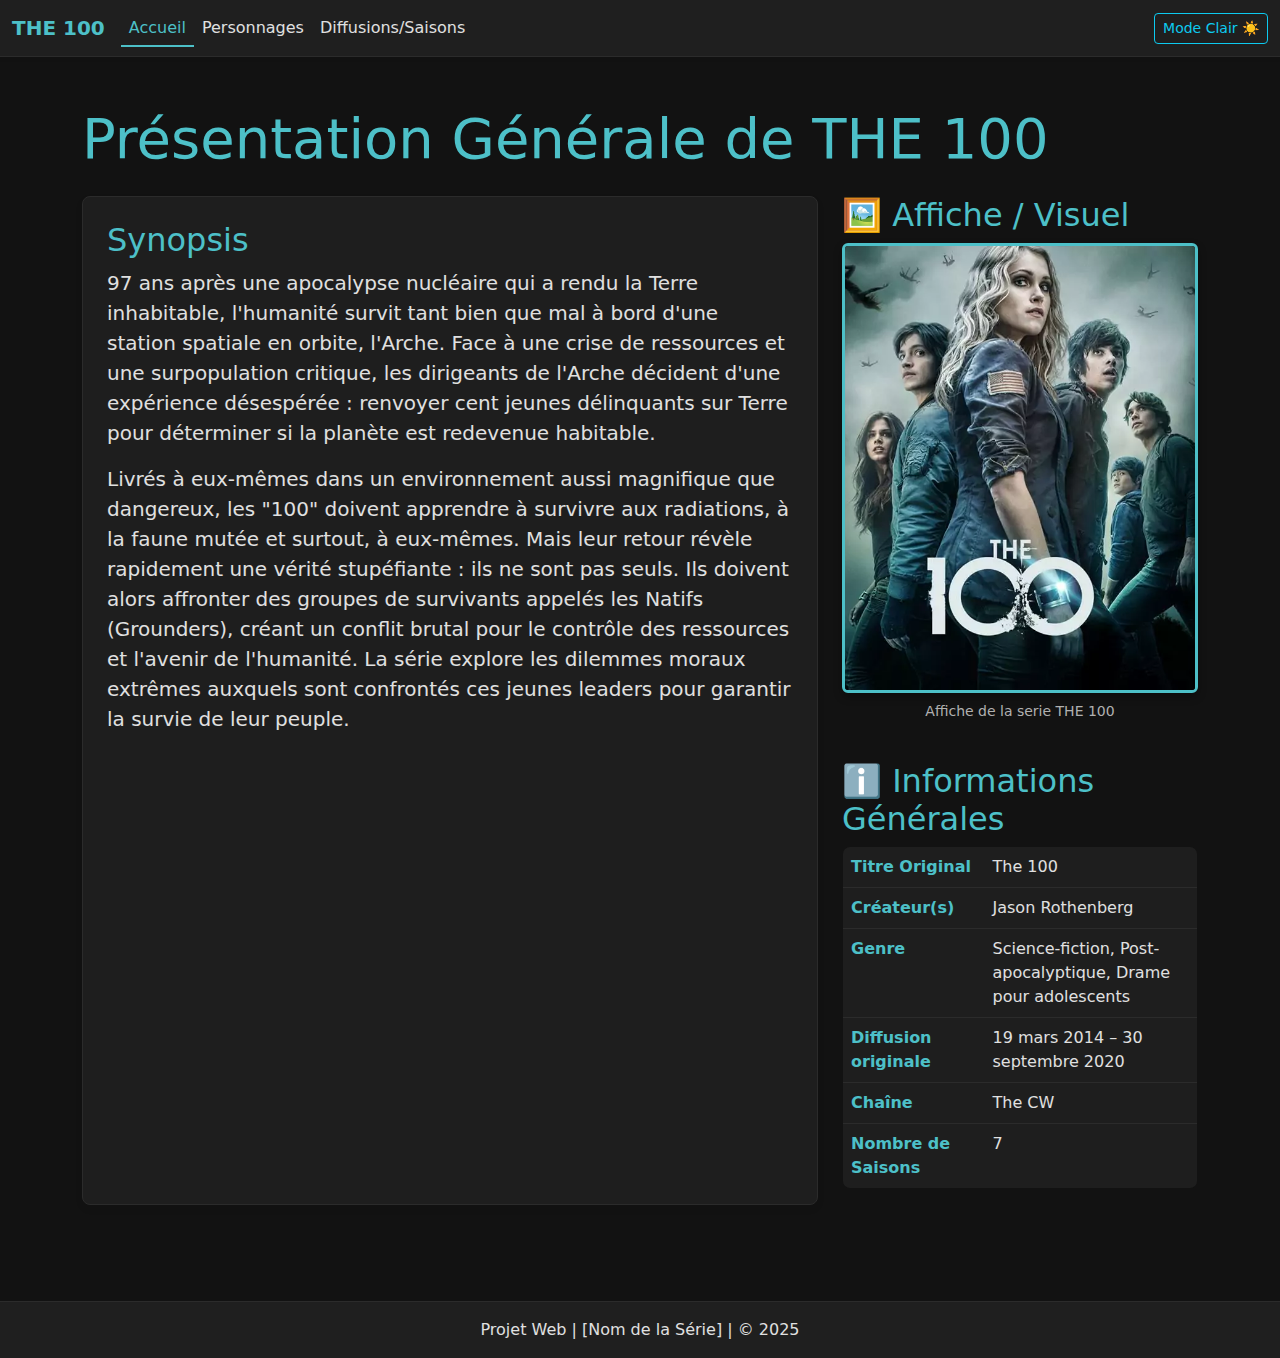
<file: Index.html>
<!DOCTYPE html>
<html lang="fr" data-theme="dark">
<head>
    <meta charset="UTF-8">
    <meta name="viewport" content="width=device-width, initial-scale=1.0">
    <title>Série TV - Accueil</title>
    
    <link href="https://cdn.jsdelivr.net/npm/bootstrap@5.3.3/dist/css/bootstrap.min.css" rel="stylesheet" integrity="sha384-QWTKZyjpPEjISv5WaRU9OFeRpok6YctnYmDr5pNlyT2bRjXh0JMhjY6hW+ALEwIH" crossorigin="anonymous"> 

    <link rel="stylesheet" href="style.css"> 
</head>
<body class="d-flex flex-column min-vh-100">

    <header class="shadow-sm">
        <nav class="navbar navbar-expand-lg custom-navbar">
            <div class="container-fluid">
                <a class="navbar-brand custom-brand" href="index.html">THE 100</a>
                <button class="navbar-toggler" type="button" data-bs-toggle="collapse" data-bs-target="#navbarNav" aria-controls="navbarNav" aria-expanded="false" aria-label="Toggle navigation">
                    <span class="navbar-toggler-icon"></span>
                </button>
                <div class="collapse navbar-collapse" id="navbarNav">
                    <ul class="navbar-nav me-auto mb-2 mb-lg-0">
                        <li class="nav-item">
                            <a class="nav-link active" aria-current="page" href="index.html">Accueil</a>
                        </li>
                        <li class="nav-item">
                            <a class="nav-link" href="./page secondaire/personnage.html">Personnages</a>
                        </li>
                        <li class="nav-item">
                            <a class="nav-link" href="./page secondaire/diffusion-saison.html">Diffusions/Saisons</a>
                        </li>
                    </ul>
                    <button id="theme-toggle" class="btn btn-sm btn-outline-info">
                        Mode Clair 
                    </button>
                </div>
            </div>
        </nav>
    </header>

    <main class="container my-5 flex-grow-1">
        
        <h1 class="display-4 mb-4 custom-text-accent">Présentation Générale de THE 100</h1>

        <div class="row">

            <div class="col-lg-8 mb-5">
                <section id="synopsis" class="p-4 custom-card h-100">
                    <h2 class="custom-text-accent"> Synopsis</h2>
                    <p class="lead">
97 ans après une apocalypse nucléaire qui a rendu la Terre inhabitable, l'humanité survit tant bien que mal à bord d'une station spatiale en orbite, l'Arche. Face à une crise de ressources et une surpopulation critique, les dirigeants de l'Arche décident d'une expérience désespérée : renvoyer cent jeunes délinquants sur Terre pour déterminer si la planète est redevenue habitable.                    </p>
                    <p class="lead">
Livrés à eux-mêmes dans un environnement aussi magnifique que dangereux, les "100" doivent apprendre à survivre aux radiations, à la faune mutée et surtout, à eux-mêmes. Mais leur retour révèle rapidement une vérité stupéfiante : ils ne sont pas seuls. Ils doivent alors affronter des groupes de survivants appelés les Natifs (Grounders), créant un conflit brutal pour le contrôle des ressources et l'avenir de l'humanité. La série explore les dilemmes moraux extrêmes auxquels sont confrontés ces jeunes leaders pour garantir la survie de leur peuple.                    </p>
                </section>
            </div>

            <div class="col-lg-4 mb-5">
                
                <section class="mb-4">
                    <h2 class="custom-text-accent">🖼️ Affiche / Visuel</h2>
                    <figure class="figure">
                        <img src="./image/the-100.webp" class="figure-img img-fluid rounded custom-border-accent" alt="Affiche de la série">
                        <figcaption class="figure-caption text-center custom-text-secondary">Affiche de la serie THE 100</figcaption>
                    </figure>
                </section>
                
                <section>
                    <h2 class="custom-text-accent">ℹ️ Informations Générales</h2>
                    <table class="table custom-table">
                        <tbody>
                            <tr><th>Titre Original</th><td>The 100</td></tr>
                            <tr><th>Créateur(s)</th><td>Jason Rothenberg</td></tr>
                            <tr><th>Genre</th><td>Science-fiction, Post-apocalyptique, Drame pour adolescents</td></tr>
                            <tr><th>Diffusion originale</th><td>19 mars 2014 – 30 septembre 2020</td></tr>
                            <tr><th>Chaîne</th><td>The CW</td></tr>
                            <tr><th>Nombre de Saisons</th><td>7</td></tr>
                        </tbody>
                    </table>
                </section>

            </div>
            
        </div>
        </main>

    <footer class="text-center mt-auto p-3 custom-footer">
        <p class="mb-0">Projet Web | [Nom de la Série] | © 2025</p>
    </footer>

    <script src="https://cdn.jsdelivr.net/npm/bootstrap@5.3.3/dist/js/bootstrap.bundle.min.js" integrity="sha384-YvpcrYf0tY3lHB60NNkmXc5s9fDVZLESaAA55NDzOxhy9GkcIdslK1eN7N6jIeHz" crossorigin="anonymous"></script>

    <script>
        document.addEventListener('DOMContentLoaded', () => {
            const themeToggle = document.getElementById('theme-toggle');
            const htmlElement = document.documentElement;

            if (!themeToggle) return; 

            // Fonction pour appliquer le thème et mettre à jour le bouton
            function updateTheme(theme) {
                htmlElement.setAttribute('data-theme', theme);
                
                // Met à jour le texte et les classes Bootstrap du bouton
                if (theme === 'dark') {
                    themeToggle.classList.remove('btn-outline-primary');
                    themeToggle.classList.add('btn-outline-info');
                    themeToggle.textContent = 'Mode Clair ☀️';
                } else {
                    themeToggle.classList.remove('btn-outline-info');
                    themeToggle.classList.add('btn-outline-primary');
                    themeToggle.textContent = 'Mode Sombre 🌙';
                }
            }

            // Lit le thème actuel (déterminé par l'attribut data-theme sur <html>)
            let currentTheme = htmlElement.getAttribute('data-theme') || 'dark';
            updateTheme(currentTheme);

            // Événement au clic
            themeToggle.addEventListener('click', () => {
                // Change 'dark' en 'light' ou 'light' en 'dark'
                currentTheme = (currentTheme === 'dark') ? 'light' : 'dark';
                updateTheme(currentTheme);
            });
        });
    </script>
</body>
</html>
</file>
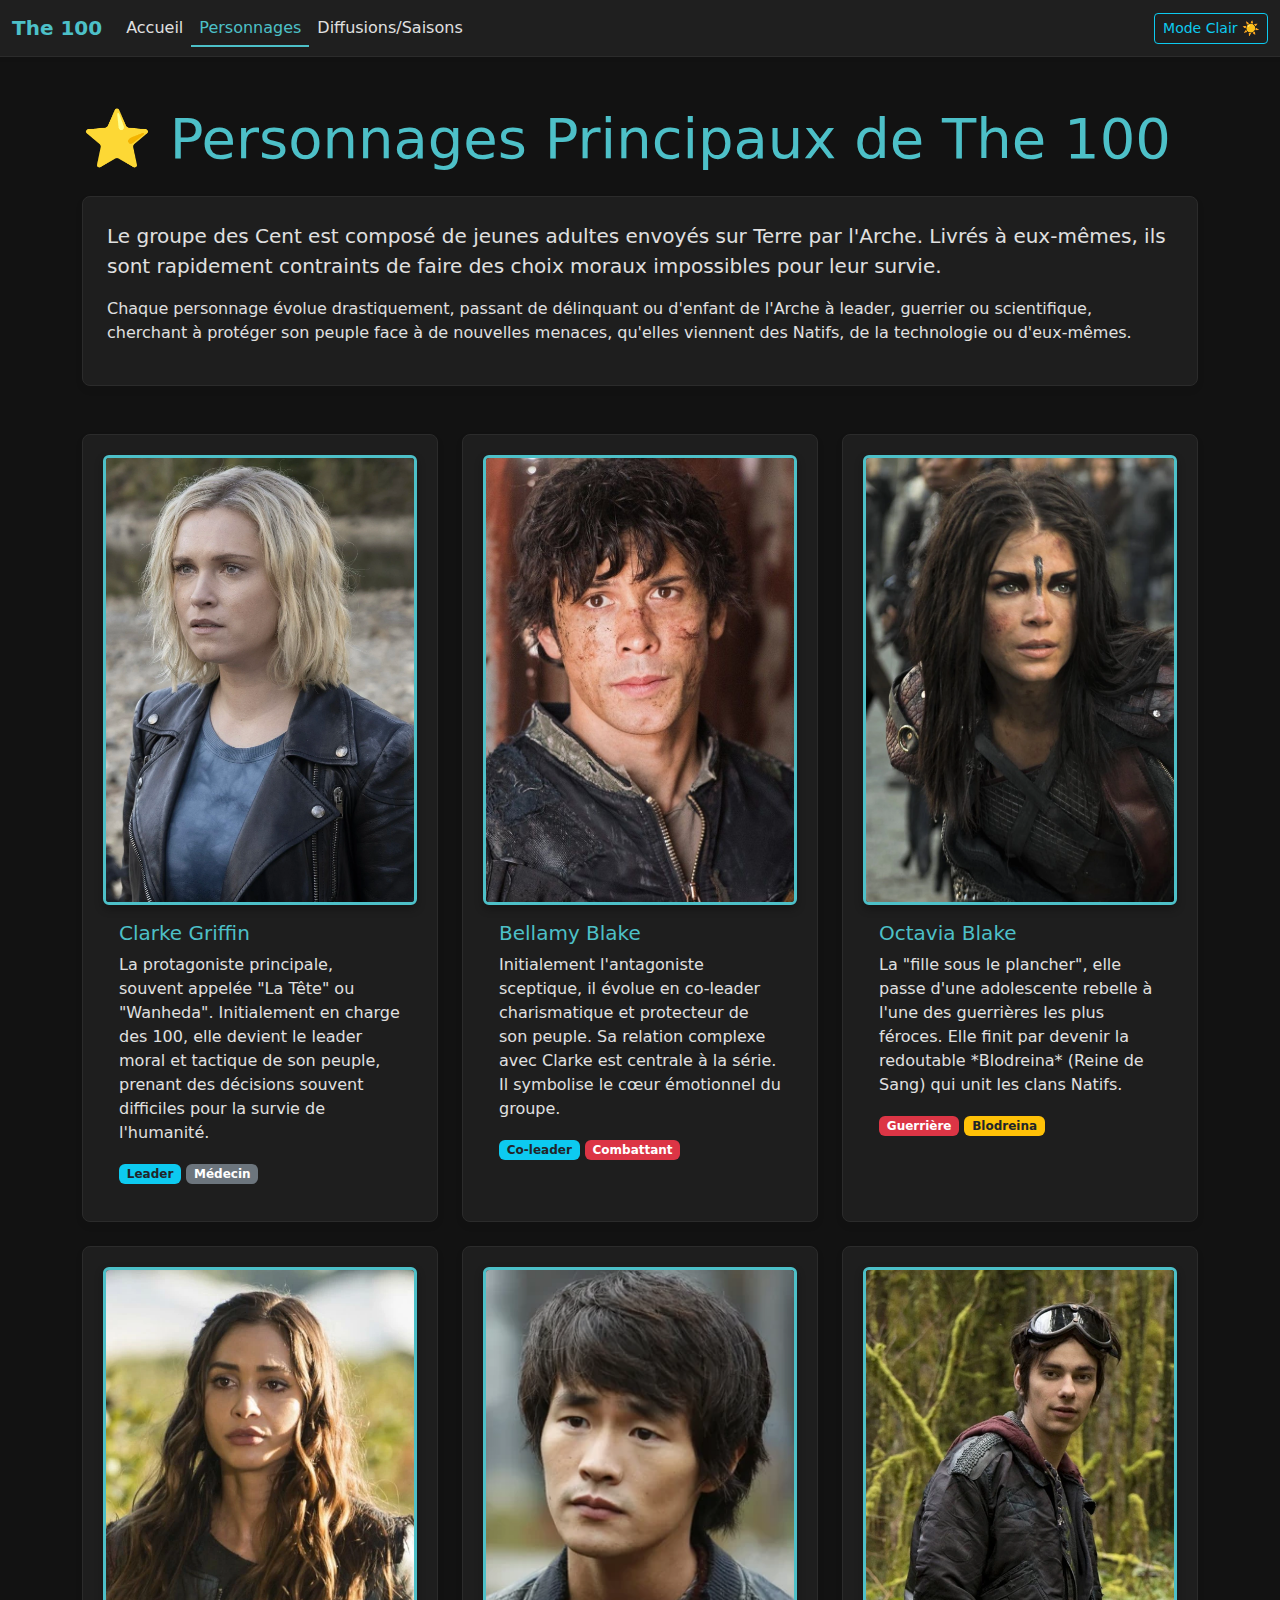
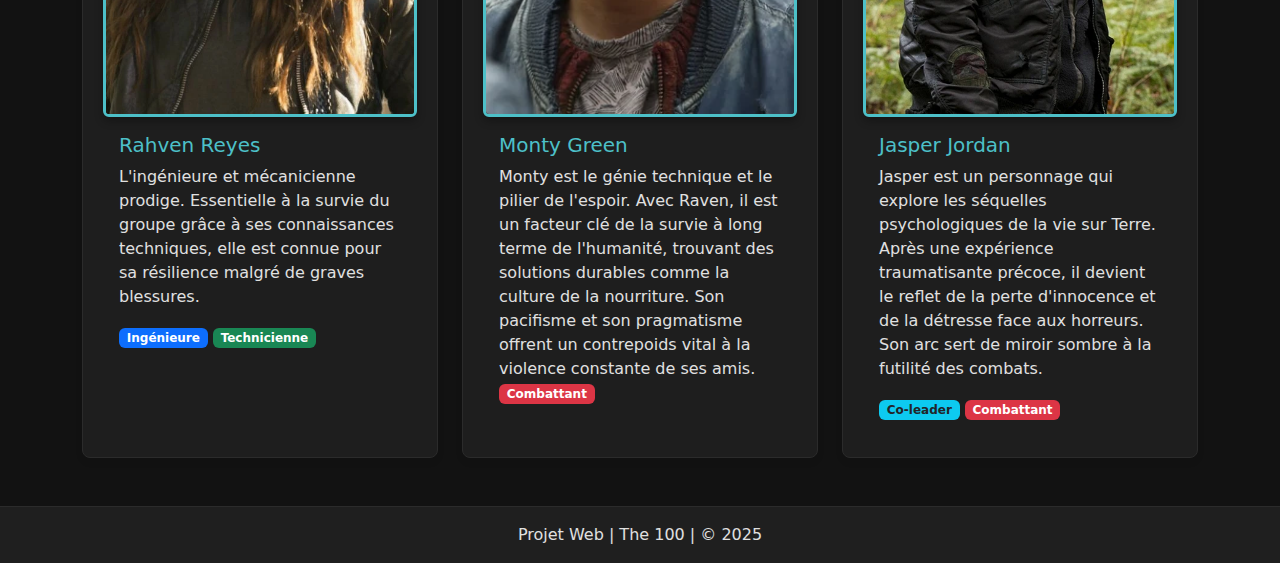
<file: page secondaire/personnage.html>
<!DOCTYPE html>
<html lang="fr" data-theme="dark">
<head>
    <meta charset="UTF-8">
    <meta name="viewport" content="width=device-width, initial-scale=1.0">
    <title>Série TV - Personnages de The 100</title>
    
    <link href="https://cdn.jsdelivr.net/npm/bootstrap@5.3.3/dist/css/bootstrap.min.css" rel="stylesheet" integrity="sha384-QWTKZyjpPEjISv5WaRU9OFeRpok6YctnYmDr5pNlyT2bRjXh0JMhjY6hW+ALEwIH" crossorigin="anonymous"> 

    <link rel="stylesheet" href="../style.css"> 
</head>
<body class="d-flex flex-column min-vh-100">

    <header class="shadow-sm">
        <nav class="navbar navbar-expand-lg custom-navbar">
            <div class="container-fluid">
                <a class="navbar-brand custom-brand" href="index.html">The 100</a>
                <button class="navbar-toggler" type="button" data-bs-toggle="collapse" data-bs-target="#navbarNav" aria-controls="navbarNav" aria-expanded="false" aria-label="Toggle navigation">
                    <span class="navbar-toggler-icon"></span>
                </button>
                <div class="collapse navbar-collapse" id="navbarNav">
                    <ul class="navbar-nav me-auto mb-2 mb-lg-0">
                        <li class="nav-item">
                            <a class="nav-link" href="../Index.html">Accueil</a>
                        </li>
                        <li class="nav-item">
                            <a class="nav-link active" aria-current="page" href="personnages.html">Personnages</a>
                        </li>
                        <li class="nav-item">
                            <a class="nav-link" href="./diffusion-saison.html">Diffusions/Saisons</a>
                        </li>
                    </ul>
                    <button id="theme-toggle" class="btn btn-sm btn-outline-info">
                        Mode Clair ☀️
                    </button>
                </div>
            </div>
        </nav>
    </header>

    <main class="container my-5 flex-grow-1">
        
        <h1 class="display-4 mb-4 custom-text-accent">⭐ Personnages Principaux de The 100</h1>

        <section class="mb-5 p-4 custom-card">
            <p class="lead mb-3">
                Le groupe des Cent est composé de jeunes adultes envoyés sur Terre par l'Arche. Livrés à eux-mêmes, ils sont rapidement contraints de faire des choix moraux impossibles pour leur survie.
            </p>
            <p>
                Chaque personnage évolue drastiquement, passant de délinquant ou d'enfant de l'Arche à leader, guerrier ou scientifique, cherchant à protéger son peuple face à de nouvelles menaces, qu'elles viennent des Natifs, de la technologie ou d'eux-mêmes.
            </p>
        </section>
        <div class="row row-cols-1 row-cols-md-2 row-cols-lg-3 g-4">
            
            <div class="col">
                <div class="card h-100 custom-card">
                    <img src="../image/image_personnage_Clarke-Griffin.webp" class="card-img-top custom-border-accent" alt="Portrait de Clarke Griffin">
                    <div class="card-body">
                        <h5 class="card-title custom-text-accent">Clarke Griffin</h5>
                        <p class="card-text">
                            La protagoniste principale, souvent appelée "La Tête" ou "Wanheda". Initialement en charge des 100, elle devient le leader moral et tactique de son peuple, prenant des décisions souvent difficiles pour la survie de l'humanité.
                        </p>
                        <span class="badge bg-info text-dark">Leader</span>
                        <span class="badge bg-secondary">Médecin</span>
                    </div>
                </div>
            </div>

            <div class="col">
                <div class="card h-100 custom-card">
                    <img src="../image/image_personnage_Bellamy-Blake.jpg" class="card-img-top custom-border-accent" alt="Portrait de Bellamy Blake">
                    <div class="card-body">
                        <h5 class="card-title custom-text-accent">Bellamy Blake</h5>
                        <p class="card-text">
                            Initialement l'antagoniste sceptique, il évolue en co-leader charismatique et protecteur de son peuple. Sa relation complexe avec Clarke est centrale à la série. Il symbolise le cœur émotionnel du groupe.
                        </p>
                        <span class="badge bg-info text-dark">Co-leader</span>
                        <span class="badge bg-danger">Combattant</span>
                    </div>
                </div>
            </div>

            <div class="col">
                <div class="card h-100 custom-card">
                    <img src="../image/image_personnage_Octavia-Blake.webp" class="card-img-top custom-border-accent" alt="Portrait de Octavia Blake">
                    <div class="card-body">
                        <h5 class="card-title custom-text-accent">Octavia Blake</h5>
                        <p class="card-text">
                            La "fille sous le plancher", elle passe d'une adolescente rebelle à l'une des guerrières les plus féroces. Elle finit par devenir la redoutable *Blodreina* (Reine de Sang) qui unit les clans Natifs.
                        </p>
                        <span class="badge bg-danger">Guerrière</span>
                        <span class="badge bg-warning text-dark">Blodreina</span>
                    </div>
                </div>
            </div>
            
            <div class="col">
                <div class="card h-100 custom-card">
                    <img src="../image/image_personnage_Rahven-Reyes.webp" class="card-img-top custom-border-accent" alt="Portrait de Rahven Reyes">
                    <div class="card-body">
                        <h5 class="card-title custom-text-accent">Rahven Reyes</h5>
                        <p class="card-text">
                            L'ingénieure et mécanicienne prodige. Essentielle à la survie du groupe grâce à ses connaissances techniques, elle est connue pour sa résilience malgré de graves blessures.
                        </p>
                        <span class="badge bg-primary">Ingénieure</span>
                        <span class="badge bg-success">Technicienne</span>
                    </div>
                </div>
            </div>


            <div class="col">
                <div class="card h-100 custom-card">
                    <img src="../image/image_personage_Monty-Green.webp" class="card-img-top custom-border-accent" alt="Portrait de Bellamy Blake">
                    <div class="card-body">
                        <h5 class="card-title custom-text-accent">Monty Green</h5>
                        <p class="card-text">
                         Monty est le génie technique et le pilier de l'espoir. Avec Raven, il est un facteur clé de la survie à long terme de l'humanité, trouvant des solutions durables comme la culture de la nourriture. Son pacifisme et son pragmatisme offrent un contrepoids vital à la violence constante de ses amis.                        <span class="badge bg-danger">Combattant</span>
                    </div>
                </div>
            </div>


            <div class="col">
                <div class="card h-100 custom-card">
                    <img src="../image/image_personnage_Jasper-Jordan.webp" class="card-img-top custom-border-accent" alt="Portrait de Bellamy Blake">
                    <div class="card-body">
                        <h5 class="card-title custom-text-accent">Jasper Jordan</h5> <p class="card-text">
                         Jasper est un personnage qui explore les séquelles psychologiques de la vie sur Terre. Après une expérience traumatisante précoce, il devient le reflet de la perte d'innocence et de la détresse face aux horreurs. Son arc sert de miroir sombre à la futilité des combats.                        </p>
                        <span class="badge bg-info text-dark">Co-leader</span>
                        <span class="badge bg-danger">Combattant</span>
                    </div>
                </div>
            </div>


        </div>
        </main>

     <footer class="text-center mt-auto p-3 custom-footer">
        <p class="mb-0">Projet Web | The 100 | © 2025</p>
     </footer>

    <script src="https://cdn.jsdelivr.net/npm/bootstrap@5.3.3/dist/js/bootstrap.bundle.min.js" integrity="sha384-YvpcrYf0tY3lHB60NNkmXc5s9fDVZLESaAA55NDzOxhy9GkcIdslK1eN7N6jIeHz" crossorigin="anonymous"></script>

    <script>
        document.addEventListener('DOMContentLoaded', () => {
            const themeToggle = document.getElementById('theme-toggle');
            const htmlElement = document.documentElement;

            if (!themeToggle) return; 

            // Fonction pour appliquer le thème et mettre à jour le bouton
            function updateTheme(theme) {
                htmlElement.setAttribute('data-theme', theme);
                
                if (theme === 'dark') {
                    themeToggle.classList.remove('btn-outline-primary');
                    themeToggle.classList.add('btn-outline-info');
                    themeToggle.textContent = 'Mode Clair ☀️';
                } else {
                    themeToggle.classList.remove('btn-outline-info');
                    themeToggle.classList.add('btn-outline-primary');
                    themeToggle.textContent = 'Mode Sombre 🌙';
                }
            }

            // Lit le thème actuel (doit être cohérent avec index.html)
            let currentTheme = htmlElement.getAttribute('data-theme') || 'dark';
            updateTheme(currentTheme);

            // Événement au clic
            themeToggle.addEventListener('click', () => {
                currentTheme = (currentTheme === 'dark') ? 'light' : 'dark';
                updateTheme(currentTheme);
            });
        });
    </script>
</body>
</html>
</file>
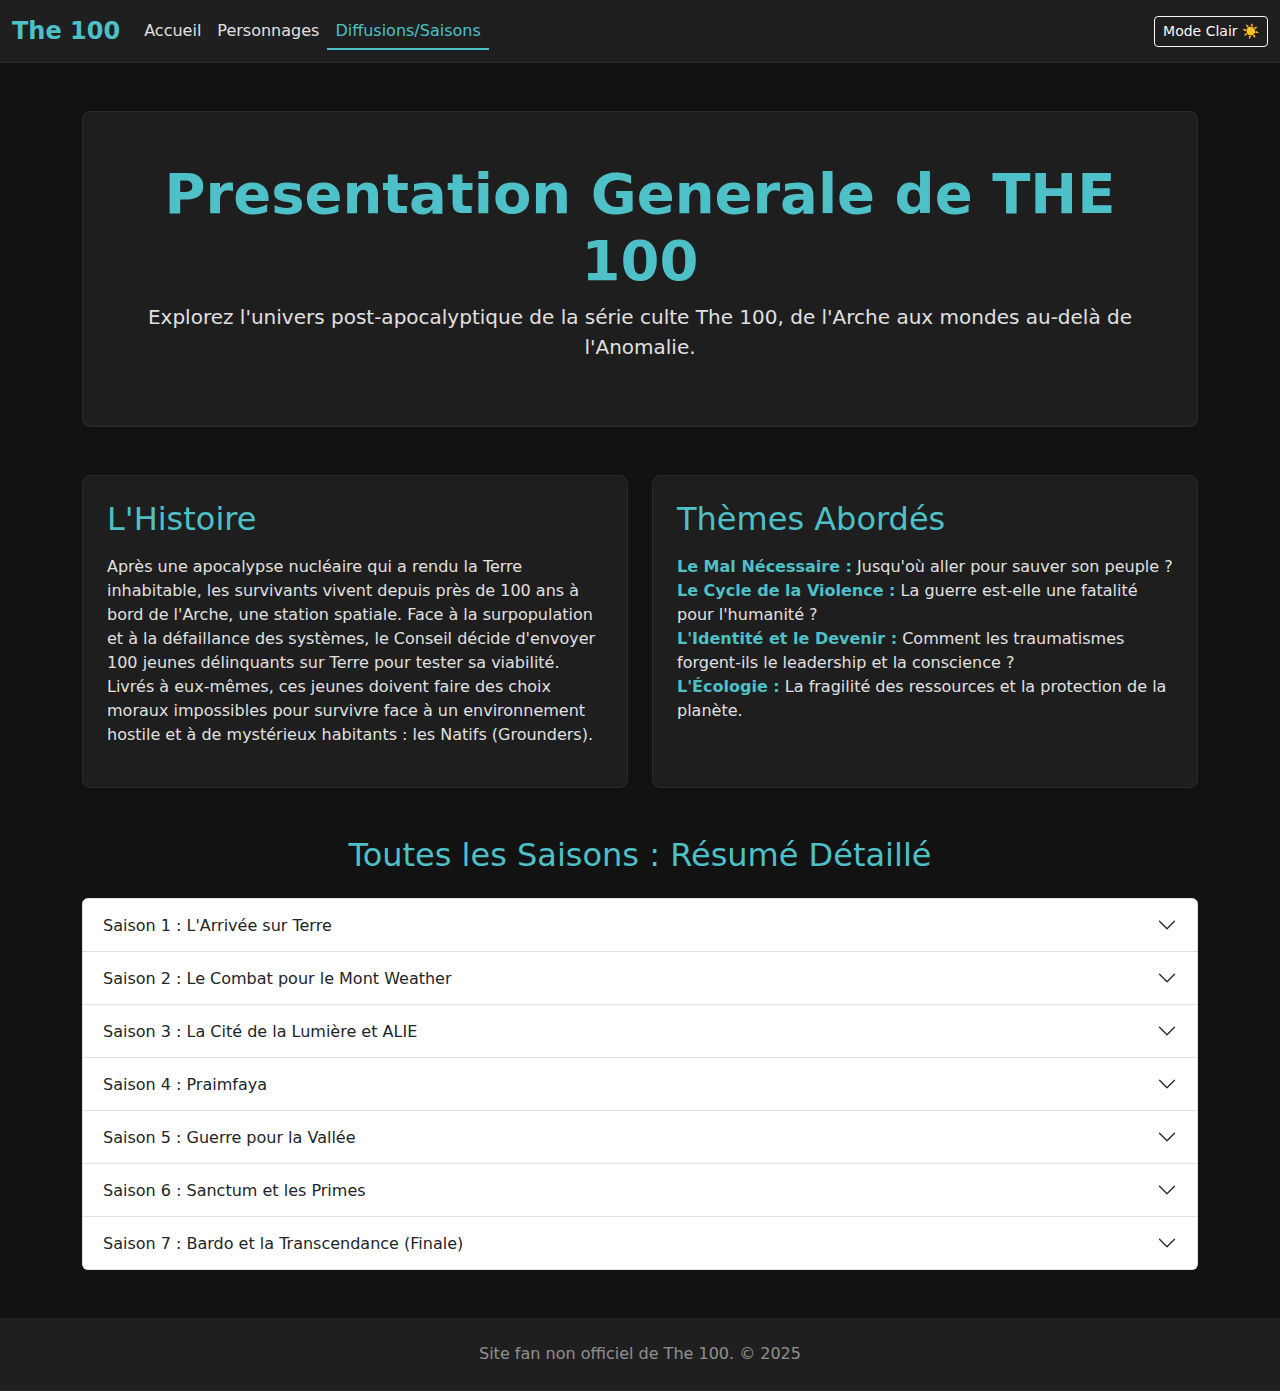
<file: page-secondaire/diffusion-saison.html>
<!doctype html>
<html lang="fr" data-theme="dark">
<head>
    <meta charset="utf-8">
    <meta name="viewport" content="width=device-width, initial-scale=1">
    <title>The 100 - Accueil</title>
    
    <link href="https://cdn.jsdelivr.net/npm/bootstrap@5.3.3/dist/css/bootstrap.min.css" rel="stylesheet">
    
    <link href="../style.css" rel="stylesheet">
</head>
<body>

    <header>
        <nav class="navbar navbar-expand-lg custom-navbar">
            <div class="container-fluid">
                <a class="navbar-brand custom-text-accent fw-bold fs-4">
                    The 100
                </a>
                
                <button class="navbar-toggler" type="button" data-bs-toggle="collapse" data-bs-target="#navbarNav" aria-controls="navbarNav" aria-expanded="false" aria-label="Toggle navigation">
                    <span class="navbar-toggler-icon"></span>
                </button>
                
                <div class="collapse navbar-collapse" id="navbarNav">
                <ul class="navbar-nav me-auto mb-2 mb-lg-0">
            <li class="nav-item">
            <a class="nav-link" href="../Index.html">Accueil</a> 
            </li>
            <li class="nav-item">
            <a class="nav-link" href="personnage.html">Personnages</a> 
             </li>
            <li class="nav-item">
            <a class="nav-link active" aria-current="page" href="diffusion-saison.html">Diffusions/Saisons</a> 
    </li>
</ul>
                    
                    <div class="d-flex">
                        <button class="btn btn-outline-light btn-sm" id="darkModeToggle">
                            Mode Clair ☀️
                        </button>
                    </div>
                </div>
            </div>
        </nav>
    </header>

    <main class="container my-5">
        
        <section class="p-5 text-center custom-card mb-5">
            <h1 class="display-4 fw-bold custom-text-accent">
               Presentation Generale de THE 100
            </h1>
            <p class="lead text-white-50">
                Explorez l'univers post-apocalyptique de la série culte The 100, de l'Arche aux mondes au-delà de l'Anomalie.
            </p>
          

            </a>
        </section>

        <section class="row g-4 mb-5">
            
            <div class="col-lg-6">
                <div class="custom-card p-4 h-100">
                    <h2 class="custom-text-accent mb-3">L'Histoire</h2>
                    <p>
                        Après une apocalypse nucléaire qui a rendu la Terre inhabitable, les survivants vivent depuis près de 100 ans à bord de l'Arche, une station spatiale. Face à la surpopulation et à la défaillance des systèmes, le Conseil décide d'envoyer 100 jeunes délinquants sur Terre pour tester sa viabilité. Livrés à eux-mêmes, ces jeunes doivent faire des choix moraux impossibles pour survivre face à un environnement hostile et à de mystérieux habitants : les Natifs (Grounders).
                    </p>
                </div>
            </div>

            <div class="col-lg-6">
                <div class="custom-card p-4 h-100">
                    <h2 class="custom-text-accent mb-3">Thèmes Abordés</h2>
                    <ul class="list-unstyled">
                        <li><span class="custom-text-accent fw-bold">Le Mal Nécessaire :</span> Jusqu'où aller pour sauver son peuple ?</li>
                        <li><span class="custom-text-accent fw-bold">Le Cycle de la Violence :</span> La guerre est-elle une fatalité pour l'humanité ?</li>
                        <li><span class="custom-text-accent fw-bold">L'Identité et le Devenir :</span> Comment les traumatismes forgent-ils le leadership et la conscience ?</li>
                        <li><span class="custom-text-accent fw-bold">L'Écologie :</span> La fragilité des ressources et la protection de la planète.</li>
                    </ul>
                </div>
            </div>
            
        </section>
        
        <section class="mt-5">
            <h2 class="text-center custom-text-accent mb-4">
                Toutes les Saisons : Résumé Détaillé
            </h2>
            
            <div class="accordion custom-accordion" id="accordionSaisons">
                
                <div class="accordion-item custom-accordion-item">
                    <h2 class="accordion-header">
                        <button class="accordion-button custom-accordion-button collapsed" type="button" data-bs-toggle="collapse" data-bs-target="#saison1" aria-expanded="false" aria-controls="saison1">
                            Saison 1 : L'Arrivée sur Terre
                        </button>
                    </h2>
                    <div id="saison1" class="accordion-collapse collapse" data-bs-parent="#accordionSaisons">
                        <div class="accordion-body custom-accordion-body">
                            <div class="row align-items-center g-3">
                                <div class="col-md-4 text-center">
                                    <img src="../image/the-100.webp" class="img-fluid accordion-arc-img" alt="Affiche Saison 1">
                                </div>
                                <div class="col-md-8">
                                    <p><strong>Épisodes : 13</strong></p>
                                    <p class="text-white-50">
                                    100 jeunes délinquants sont envoyés sur une Terre que l'on croyait morte depuis près d'un siècle pour tester sa viabilité. Livrés à eux-mêmes et sans règles, ils doivent faire face à un environnement sauvage, apprendre à survivre, et découvrir rapidement qu'ils ne sont pas seuls. Cette saison est centrée sur l'établissement d'une communauté et la première confrontation avec les habitants de la Terre.                                    </p>
                                    <p class="text-white-50">100 jeunes délinquants sont envoyés sur une Terre que l'on croyait morte depuis près d'un siècle pour tester sa viabilité. Livrés à eux-mêmes et sans règles, ils doivent faire face à un environnement sauvage, apprendre à survivre, et découvrir rapidement qu'ils ne sont pas seuls. Cette saison est centrée sur l'établissement d'une communauté et la première confrontation avec les habitants de la Terre.</p>
                                <h4 class="custom-text-accent mt-4">Détails de la Diffusion</h4>
                                <ul class="list-unstyled">
                                    <li>Première US : 19 mars 2014</li>
                                    <li>Finale US : 11 juin 2014</li>
                                    <li>Chaîne originale : The CW</li>
                                    <li>Nombre d'épisodes : 13/li>
                                </div>
                            </div>
                        </div>
                    </div>
                </div>

                <div class="accordion-item custom-accordion-item">
                    <h2 class="accordion-header">
                        <button class="accordion-button custom-accordion-button collapsed" type="button" data-bs-toggle="collapse" data-bs-target="#saison2" aria-expanded="false" aria-controls="saison2">
                            Saison 2 : Le Combat pour le Mont Weather
                        </button>
                    </h2>
                    <div id="saison2" class="accordion-collapse collapse" data-bs-parent="#accordionSaisons">
                        <div class="accordion-body custom-accordion-body">
                            <div class="row align-items-center g-3">
                                <div class="col-md-4 text-center">
                                    <img src="../image/image_saison2_the 100.jpg" class="img-fluid accordion-arc-img" alt="Affiche Saison 2">
                                </div>
                                <div class="col-md-8">
                                    <p><strong>Épisodes : 16</strong></p>
                                    <p class="text-white-50">
                                    Après avoir survécu à la première confrontation, le groupe se retrouve fragmenté et confronté à une nouvelle menace : une société avancée vivant sous terre qui a des intentions très sombres. Les alliances doivent être formées rapidement, et les leaders, Clarke et Bellamy, sont forcés de prendre des décisions moralement désastreuses pour protéger leur peuple.                                    </p>
                                    <p class="text-white-50">100 jeunes délinquants sont envoyés sur une Terre que l'on croyait morte depuis près d'un siècle pour tester sa viabilité. Livrés à eux-mêmes et sans règles, ils doivent faire face à un environnement sauvage, apprendre à survivre, et découvrir rapidement qu'ils ne sont pas seuls. Cette saison est centrée sur l'établissement d'une communauté et la première confrontation avec les habitants de la Terre.</p>
                                <h4 class="custom-text-accent mt-4">Détails de la Diffusion</h4>
                                <ul class="list-unstyled">
                                    <li>Première US : 22 octobre 2014</li>
                                    <li>Finale US : 11 mars 2015</li>
                                    <li>Chaîne originale : The CW</li>
                                    <li>Nombre d'épisodes : 16</li>
                                </div>
                            </div>
                        </div>
                    </div>
                </div>

                <div class="accordion-item custom-accordion-item">
                    <h2 class="accordion-header">
                        <button class="accordion-button custom-accordion-button collapsed" type="button" data-bs-toggle="collapse" data-bs-target="#saison3" aria-expanded="false" aria-controls="saison3">
                            Saison 3 : La Cité de la Lumière et ALIE
                        </button>
                    </h2>
                    <div id="saison3" class="accordion-collapse collapse" data-bs-parent="#accordionSaisons">
                        <div class="accordion-body custom-accordion-body">
                            <div class="row align-items-center g-3">
                                <div class="col-md-4 text-center">
                                    <img src="../image/image_saison3-the100.jpg" class="img-fluid accordion-arc-img" alt="Affiche Saison 3">
                                </div>
                                <div class="col-md-8">
                                    <p><strong>Épisodes : 16</strong></p>
                                    <p class="text-white-50">
                                     La lutte pour le pouvoir au sein des Natifs (Grounders) atteint un point critique. Parallèlement, le groupe découvre l'existence d'une intelligence artificielle puissante et manipulatrice, appelée ALIE, qui menace de prendre le contrôle de l'esprit de l'humanité sous couvert d'un paradis virtuel, la "Cité de la Lumière"                                    </p>
                                    <p class="text-white-50">100 jeunes délinquants sont envoyés sur une Terre que l'on croyait morte depuis près d'un siècle pour tester sa viabilité. Livrés à eux-mêmes et sans règles, ils doivent faire face à un environnement sauvage, apprendre à survivre, et découvrir rapidement qu'ils ne sont pas seuls. Cette saison est centrée sur l'établissement d'une communauté et la première confrontation avec les habitants de la Terre.</p>
                                <h4 class="custom-text-accent mt-4">Détails de la Diffusion</h4>
                                <ul class="list-unstyled">
                                    <li>Première US : 21 janvier 2016</li>
                                    <li>Finale US : 19 mai 2016</li>
                                    <li>Chaîne originale : The CW</li>
                                    <li>Nombre d'épisodes : 16</li>
                                </div>
                            </div>
                        </div>
                    </div>
                </div>

                <div class="accordion-item custom-accordion-item">
                    <h2 class="accordion-header">
                        <button class="accordion-button custom-accordion-button collapsed" type="button" data-bs-toggle="collapse" data-bs-target="#saison4" aria-expanded="false" aria-controls="saison4">
                            Saison 4 : Praimfaya
                        </button>
                    </h2>
                    <div id="saison4" class="accordion-collapse collapse" data-bs-parent="#accordionSaisons">
                        <div class="accordion-body custom-accordion-body">
                            <div class="row align-items-center g-3">
                                <div class="col-md-4 text-center">
                                    <img src="../image/image_saison4-the100.webp" class="img-fluid accordion-arc-img" alt="Affiche Saison 4">
                                </div>
                                <div class="col-md-8">
                                    <p><strong>Épisodes : 13</strong></p>
                                    <p class="text-white-50">
                                    Une menace environnementale majeure fait son apparition : une deuxième vague d'apocalypse nucléaire, appelée Praimfaya, qui va rendre la Terre complètement inhabitable en six mois. Le groupe doit mettre de côté ses conflits pour trouver et sécuriser un abri, menant à une course contre la montre désespérée pour sauver ce qui reste de l'espèce humaine.                                    </p>
                                    <p class="text-white-50">100 jeunes délinquants sont envoyés sur une Terre que l'on croyait morte depuis près d'un siècle pour tester sa viabilité. Livrés à eux-mêmes et sans règles, ils doivent faire face à un environnement sauvage, apprendre à survivre, et découvrir rapidement qu'ils ne sont pas seuls. Cette saison est centrée sur l'établissement d'une communauté et la première confrontation avec les habitants de la Terre.</p>
                                <h4 class="custom-text-accent mt-4">Détails de la Diffusion</h4>
                                <ul class="list-unstyled">
                                    <li>Première US : 1 février 2017</li>
                                    <li>Finale US : 24 mai 2017</li>
                                    <li>Chaîne originale : The CW</li>
                                    <li>Nombre d'épisodes : 13</li>
                                </div>
                            </div>
                        </div>
                    </div>
                </div>

                <div class="accordion-item custom-accordion-item">
                    <h2 class="accordion-header">
                        <button class="accordion-button custom-accordion-button collapsed" type="button" data-bs-toggle="collapse" data-bs-target="#saison5" aria-expanded="false" aria-controls="saison5">
                            Saison 5 : Guerre pour la Vallée
                        </button>
                    </h2>
                    <div id="saison5" class="accordion-collapse collapse" data-bs-parent="#accordionSaisons">
                        <div class="accordion-body custom-accordion-body">
                            <div class="row align-items-center g-3">
                                <div class="col-md-4 text-center">
                                    <img src="../image/image_saison5-the100.jpg" class="img-fluid accordion-arc-img" alt="Affiche Saison 5">
                                </div>
                                <div class="col-md-8">
                                    <p><strong>Épisodes : 13</strong></p>
                                    <p class="text-white-50">
                                    Six ans se sont écoulés depuis Praimfaya. Les survivants se réunissent sur la dernière parcelle de Terre fertile. Cependant, l'arrivée inattendue d'un vaisseau-prison cryogénisé introduit de nouveaux ennemis déterminés à s'emparer de cette unique vallée. C'est le début d'un conflit brutal pour la survie des différentes factions.                                    </p>
                                    <p class="text-white-50">100 jeunes délinquants sont envoyés sur une Terre que l'on croyait morte depuis près d'un siècle pour tester sa viabilité. Livrés à eux-mêmes et sans règles, ils doivent faire face à un environnement sauvage, apprendre à survivre, et découvrir rapidement qu'ils ne sont pas seuls. Cette saison est centrée sur l'établissement d'une communauté et la première confrontation avec les habitants de la Terre.</p>
                                <h4 class="custom-text-accent mt-4">Détails de la Diffusion</h4>
                                <ul class="list-unstyled">
                                    <li>Première US :24 avril 2018</li>
                                    <li>Finale US :7 août 2018</li>
                                    <li>Chaîne originale : The CW</li>
                                    <li>Nombre d'épisodes : 13</li>
                                </div>
                            </div>
                        </div>
                    </div>
                </div>

                <div class="accordion-item custom-accordion-item">
                    <h2 class="accordion-header">
                        <button class="accordion-button custom-accordion-button collapsed" type="button" data-bs-toggle="collapse" data-bs-target="#saison6" aria-expanded="false" aria-controls="saison6">
                            Saison 6 : Sanctum et les Primes
                        </button>
                    </h2>
                    <div id="saison6" class="accordion-collapse collapse" data-bs-parent="#accordionSaisons">
                        <div class="accordion-body custom-accordion-body">
                            <div class="row align-items-center g-3">
                                <div class="col-md-4 text-center">
                                    <img src="../image/image_saison6-the100.jpg" class="img-fluid accordion-arc-img" alt="Affiche Saison 6">
                                </div>
                                <div class="col-md-8">
                                    <p><strong>Épisodes : 13</strong></p>
                                    <p class="text-white-50">
                                     Les survivants voyagent vers une planète totalement nouvelle, Sanctum. Ils y découvrent une société régie par un système de divinités et de familles royales. Alors qu'ils tentent de s'intégrer, ils sont confrontés à des croyances dangereuses et à des secrets terrifiants qui remettent en question l'essence même de l'identité et de la moralité.                                    </p>
                                    <p class="text-white-50">100 jeunes délinquants sont envoyés sur une Terre que l'on croyait morte depuis près d'un siècle pour tester sa viabilité. Livrés à eux-mêmes et sans règles, ils doivent faire face à un environnement sauvage, apprendre à survivre, et découvrir rapidement qu'ils ne sont pas seuls. Cette saison est centrée sur l'établissement d'une communauté et la première confrontation avec les habitants de la Terre.</p>
                                <h4 class="custom-text-accent mt-4">Détails de la Diffusion</h4>
                                <ul class="list-unstyled">
                                    <li>Première US :30 avril 2019</li>
                                    <li>Finale US :6 août 2019</li>
                                    <li>Chaîne originale :The CW</li>
                                    <li>Nombre d'épisodes :13</li>
                                </div>
                            </div>
                        </div>
                    </div>
                </div>

                <div class="accordion-item custom-accordion-item">
                    <h2 class="accordion-header">
                        <button class="accordion-button custom-accordion-button collapsed" type="button" data-bs-toggle="collapse" data-bs-target="#saison7" aria-expanded="false" aria-controls="saison7">
                            Saison 7 : Bardo et la Transcendance (Finale)
                        </button>
                    </h2>
                    <div id="saison7" class="accordion-collapse collapse" data-bs-parent="#accordionSaisons">
                        <div class="accordion-body custom-accordion-body">
                            <div class="row align-items-center g-3">
                                <div class="col-md-4 text-center">
                                    <img src="../image/image_saison7-the100.webp" class="img-fluid accordion-arc-img" alt="Affiche Saison 7">
                                
                                </div>
                                <div class="col-md-8">
                                    <p><strong>Épisodes : 16</strong></p>
                                    <p class="text-white-50">
                                     La saison finale voit les personnages explorer de nouveaux mondes via des portails mystérieux (l'Anomalie). Ils sont entraînés dans une guerre intergalactique ancienne qui menace d'anéantir toute l'humanité. Le destin de l'espèce dépendra de leur capacité à rompre le cycle infini de la violence.                                   
                                     </p>
                                    <p class="text-white-50">100 jeunes délinquants sont envoyés sur une Terre que l'on croyait morte depuis près d'un siècle pour tester sa viabilité. Livrés à eux-mêmes et sans règles, ils doivent faire face à un environnement sauvage, apprendre à survivre, et découvrir rapidement qu'ils ne sont pas seuls. Cette saison est centrée sur l'établissement d'une communauté et la première confrontation avec les habitants de la Terre.</p>
                                <h4 class="custom-text-accent mt-4">Détails de la Diffusion</h4>
                                <ul class="list-unstyled">
                                    <li>Première US :20 mai 2020</li>
                                    <li>Finale US :30 septembre 2020</li>
                                    <li>Chaîne originale :The CW</li>
                                    <li>Nombre d'épisodes :16</li>
                                </div>
                            </div>
                        </div>
                    </div>
                </div>

            </div>
        </section>

    </main>
    
    <footer class="text-center py-4 mt-5 custom-navbar">
        <p class="mb-0 text-white-50">Site fan non officiel de The 100. &copy; 2025</p>
    </footer>

    <script src="https://cdn.jsdelivr.net/npm/bootstrap@5.3.3/dist/js/bootstrap.bundle.min.js"></script>
    
    <script>
        document.addEventListener('DOMContentLoaded', () => {
            const themeToggle = document.getElementById('darkModeToggle');
            const htmlElement = document.documentElement;

            if (!themeToggle) return; 

            // Fonction pour appliquer le thème et mettre à jour le bouton
            function updateTheme(theme) {
                htmlElement.setAttribute('data-theme', theme); 
                
                // Met à jour le texte et l'icône du bouton
                if (theme === 'dark') {
                    themeToggle.textContent = 'Mode Clair ☀️';
                } else {
                    themeToggle.textContent = 'Mode Sombre 🌙';
                }
            }

            // Lit le thème actuel (défaut 'dark' si non défini)
            let currentTheme = htmlElement.getAttribute('data-theme') || 'dark';
            updateTheme(currentTheme);

            // Événement au clic
            themeToggle.addEventListener('click', () => {
                // Change 'dark' en 'light' ou 'light' en 'dark'
                currentTheme = (currentTheme === 'dark') ? 'light' : 'dark';
                updateTheme(currentTheme);
            });
        });
    </script>
</body>
</html>
</file>
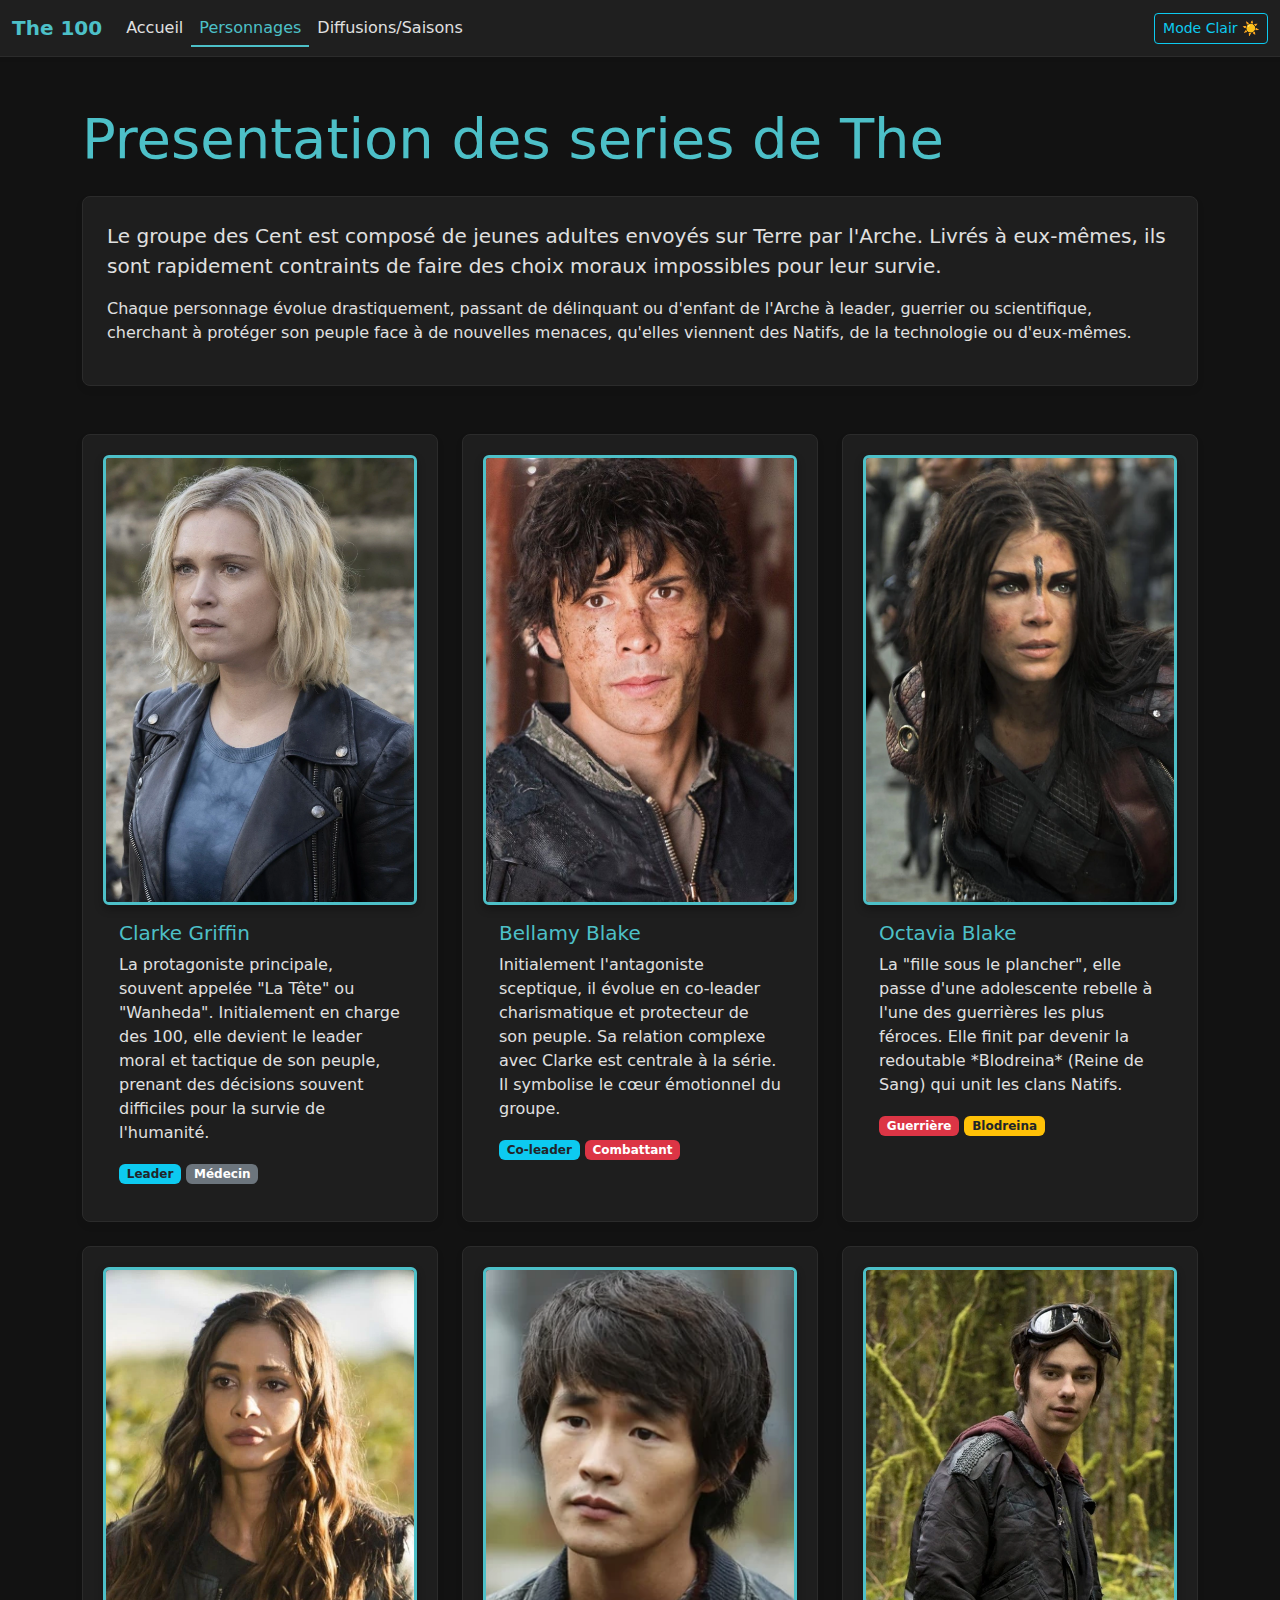
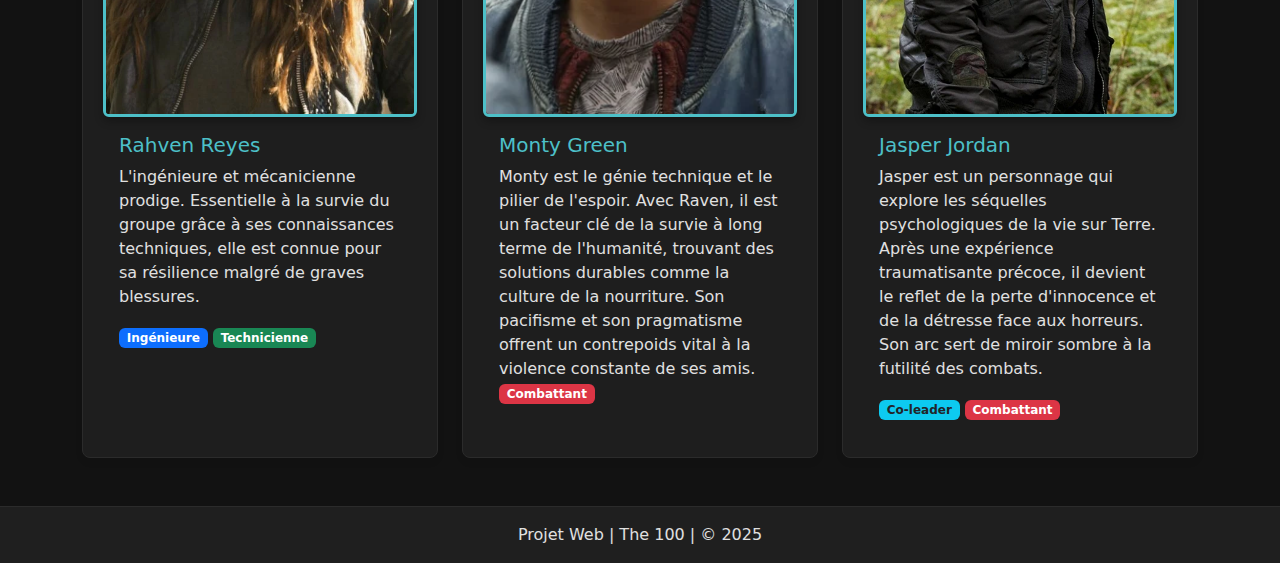
<file: page-secondaire/personnage.html>
<!DOCTYPE html>
<html lang="fr" data-theme="dark">
<head>
    <meta charset="UTF-8">
    <meta name="viewport" content="width=device-width, initial-scale=1.0">
    <title>Série TV - Personnages de The 100</title>
    
    <link href="https://cdn.jsdelivr.net/npm/bootstrap@5.3.3/dist/css/bootstrap.min.css" rel="stylesheet" integrity="sha384-QWTKZyjpPEjISv5WaRU9OFeRpok6YctnYmDr5pNlyT2bRjXh0JMhjY6hW+ALEwIH" crossorigin="anonymous"> 

    <link rel="stylesheet" href="../style.css"> 
</head>
<body class="d-flex flex-column min-vh-100">

    <header class="shadow-sm">
        <nav class="navbar navbar-expand-lg custom-navbar">
            <div class="container-fluid">
                <a class="navbar-brand custom-brand">The 100</a>
                <button class="navbar-toggler" type="button" data-bs-toggle="collapse" data-bs-target="#navbarNav" aria-controls="navbarNav" aria-expanded="false" aria-label="Toggle navigation">
                    <span class="navbar-toggler-icon"></span>
                </button>
                <div class="collapse navbar-collapse" id="navbarNav">
                    <ul class="navbar-nav me-auto mb-2 mb-lg-0">
                        <li class="nav-item">
                            <a class="nav-link" href="../Index.html">Accueil</a>
                        </li>
                        <li class="nav-item">
                            <a class="nav-link active" aria-current="page" href="../page-secondaire/personnage.html">Personnages</a>
                        </li>
                        <li class="nav-item">
                            <a class="nav-link" href="../page-secondaire/diffusion-saison.html">Diffusions/Saisons</a>
                        </li>
                    </ul>
                    <button id="theme-toggle" class="btn btn-sm btn-outline-info">
                        Mode Clair ☀️
                    </button>
                </div>
            </div>
        </nav>
    </header>

    <main class="container my-5 flex-grow-1">
        
        <h1 class="display-4 mb-4 custom-text-accent">Presentation des series de The</h1>

        <section class="mb-5 p-4 custom-card">
            <p class="lead mb-3">
                Le groupe des Cent est composé de jeunes adultes envoyés sur Terre par l'Arche. Livrés à eux-mêmes, ils sont rapidement contraints de faire des choix moraux impossibles pour leur survie.
            </p>
            <p>
                Chaque personnage évolue drastiquement, passant de délinquant ou d'enfant de l'Arche à leader, guerrier ou scientifique, cherchant à protéger son peuple face à de nouvelles menaces, qu'elles viennent des Natifs, de la technologie ou d'eux-mêmes.
            </p>
        </section>
        <div class="row row-cols-1 row-cols-md-2 row-cols-lg-3 g-4">
            
            <div class="col">
                <div class="card h-100 custom-card">
                    <img src="../image/image_personnage_Clarke-Griffin.webp" class="card-img-top custom-border-accent" alt="Portrait de Clarke Griffin">
                    <div class="card-body">
                        <h5 class="card-title custom-text-accent">Clarke Griffin</h5>
                        <p class="card-text">
                            La protagoniste principale, souvent appelée "La Tête" ou "Wanheda". Initialement en charge des 100, elle devient le leader moral et tactique de son peuple, prenant des décisions souvent difficiles pour la survie de l'humanité.
                        </p>
                        <span class="badge bg-info text-dark">Leader</span>
                        <span class="badge bg-secondary">Médecin</span>
                    </div>
                </div>
            </div>

            <div class="col">
                <div class="card h-100 custom-card">
                    <img src="../image/image_personnage_Bellamy-Blake.jpg" class="card-img-top custom-border-accent" alt="Portrait de Bellamy Blake">
                    <div class="card-body">
                        <h5 class="card-title custom-text-accent">Bellamy Blake</h5>
                        <p class="card-text">
                            Initialement l'antagoniste sceptique, il évolue en co-leader charismatique et protecteur de son peuple. Sa relation complexe avec Clarke est centrale à la série. Il symbolise le cœur émotionnel du groupe.
                        </p>
                        <span class="badge bg-info text-dark">Co-leader</span>
                        <span class="badge bg-danger">Combattant</span>
                    </div>
                </div>
            </div>

            <div class="col">
                <div class="card h-100 custom-card">
                    <img src="../image/image_personnage_Octavia-Blake.webp" class="card-img-top custom-border-accent" alt="Portrait de Octavia Blake">
                    <div class="card-body">
                        <h5 class="card-title custom-text-accent">Octavia Blake</h5>
                        <p class="card-text">
                            La "fille sous le plancher", elle passe d'une adolescente rebelle à l'une des guerrières les plus féroces. Elle finit par devenir la redoutable *Blodreina* (Reine de Sang) qui unit les clans Natifs.
                        </p>
                        <span class="badge bg-danger">Guerrière</span>
                        <span class="badge bg-warning text-dark">Blodreina</span>
                    </div>
                </div>
            </div>
            
            <div class="col">
                <div class="card h-100 custom-card">
                    <img src="../image/image_personnage_Rahven-Reyes.webp" class="card-img-top custom-border-accent" alt="Portrait de Rahven Reyes">
                    <div class="card-body">
                        <h5 class="card-title custom-text-accent">Rahven Reyes</h5>
                        <p class="card-text">
                            L'ingénieure et mécanicienne prodige. Essentielle à la survie du groupe grâce à ses connaissances techniques, elle est connue pour sa résilience malgré de graves blessures.
                        </p>
                        <span class="badge bg-primary">Ingénieure</span>
                        <span class="badge bg-success">Technicienne</span>
                    </div>
                </div>
            </div>


            <div class="col">
                <div class="card h-100 custom-card">
                    <img src="../image/image_personage_Monty-Green.webp" class="card-img-top custom-border-accent" alt="Portrait de Bellamy Blake">
                    <div class="card-body">
                        <h5 class="card-title custom-text-accent">Monty Green</h5>
                        <p class="card-text">
                         Monty est le génie technique et le pilier de l'espoir. Avec Raven, il est un facteur clé de la survie à long terme de l'humanité, trouvant des solutions durables comme la culture de la nourriture. Son pacifisme et son pragmatisme offrent un contrepoids vital à la violence constante de ses amis.                        <span class="badge bg-danger">Combattant</span>
                    </div>
                </div>
            </div>


            <div class="col">
                <div class="card h-100 custom-card">
                    <img src="../image/image_personnage_Jasper-Jordan.webp" class="card-img-top custom-border-accent" alt="Portrait de Bellamy Blake">
                    <div class="card-body">
                        <h5 class="card-title custom-text-accent">Jasper Jordan</h5> <p class="card-text">
                         Jasper est un personnage qui explore les séquelles psychologiques de la vie sur Terre. Après une expérience traumatisante précoce, il devient le reflet de la perte d'innocence et de la détresse face aux horreurs. Son arc sert de miroir sombre à la futilité des combats.                        </p>
                        <span class="badge bg-info text-dark">Co-leader</span>
                        <span class="badge bg-danger">Combattant</span>
                    </div>
                </div>
            </div>


        </div>
        </main>

     <footer class="text-center mt-auto p-3 custom-footer">
        <p class="mb-0">Projet Web | The 100 | © 2025</p>
     </footer>

    <script src="https://cdn.jsdelivr.net/npm/bootstrap@5.3.3/dist/js/bootstrap.bundle.min.js" integrity="sha384-YvpcrYf0tY3lHB60NNkmXc5s9fDVZLESaAA55NDzOxhy9GkcIdslK1eN7N6jIeHz" crossorigin="anonymous"></script>

    <script>
        document.addEventListener('DOMContentLoaded', () => {
            const themeToggle = document.getElementById('theme-toggle');
            const htmlElement = document.documentElement;

            if (!themeToggle) return; 

            // Fonction pour appliquer le thème et mettre à jour le bouton
            function updateTheme(theme) {
                htmlElement.setAttribute('data-theme', theme);
                
                if (theme === 'dark') {
                    themeToggle.classList.remove('btn-outline-primary');
                    themeToggle.classList.add('btn-outline-info');
                    themeToggle.textContent = 'Mode Clair ☀️';
                } else {
                    themeToggle.classList.remove('btn-outline-info');
                    themeToggle.classList.add('btn-outline-primary');
                    themeToggle.textContent = 'Mode Sombre 🌙';
                }
            }

            // Lit le thème actuel (doit être cohérent avec index.html)
            let currentTheme = htmlElement.getAttribute('data-theme') || 'dark';
            updateTheme(currentTheme);

            // Événement au clic
            themeToggle.addEventListener('click', () => {
                currentTheme = (currentTheme === 'dark') ? 'light' : 'dark';
                updateTheme(currentTheme);
            });
        });
    </script>
</body>
</html>
</file>
<file: style.css>
/* ==================================== */
/* 1. DÉFINITION DES THÈMES (VARIABLES CSS) */
/* ==================================== */

/* --- THÈME SOMBRE (DARK MODE) --- */
[data-theme="dark"] {
    --main-bg: #121212; 
    --card-bg: #1e1e1e; 
    --custom-footer-bg: #1f1f1f; 
    --navbar-bg: #1f1f1f;
    
    --main-text: #e0e0e0; /* CLAIR */
    --secondary-text: #b0b0b0; 
    --link-color: #63b3ed; 
    
    --accent-color: #4dc0c8; 
    --table-border-color: #2b2b2b;
}

/* --- THÈME CLAIR (LIGHT MODE) --- */
[data-theme="light"] {
    --main-bg: #f4f4f4; 
    --card-bg: #ffffff; 
    --custom-footer-bg: #e0e0e0;
    --navbar-bg: #ffffff;
    
    --main-text: #050505; /* FONCÉ */
    --secondary-text: #ffffff; 
    --link-color: #3b82f6; 
    
    --accent-color: #1e40af; 
    --table-border-color: #000000; 
}

/* ==================================== */
/* 2. STYLES GLOBALES & APPLICATION DU THÈME (avec !important) */
/* ==================================== */

body {
    /* Utilisation de !important pour s'assurer que le thème écrase Bootstrap */
    background-color: var(--main-bg) !important;
    color: var(--main-text) !important; 
    transition: background-color 0.4s, color 0.4s;
    min-height: 100vh;
}

/* Styles pour les éléments de l'en-tête et du footer */
.custom-navbar {
    background-color: var(--navbar-bg) !important;
    border-bottom: 1px solid var(--table-border-color);
}

.custom-brand {
    color: var(--accent-color) !important;
    font-weight: 700;
}

/* Styles pour les liens de navigation */
.navbar-nav .nav-link {
    color: var(--main-text) !important;
    transition: color 0.3s;
}
.navbar-nav .nav-link:hover {
    color: var(--accent-color) !important;
}
.navbar-nav .nav-link.active {
    color: var(--accent-color) !important;
    border-bottom: 2px solid var(--accent-color);
    padding-bottom: 5px;
}

/* ==================================== */
/* 3. STYLES DES COMPOSANTS (avec !important si nécessaire) */
/* ==================================== */

/* Application de la couleur d'accentuation aux titres et éléments clés */
.custom-text-accent {
    color: var(--accent-color) !important;
}

/* Style spécifique pour le paragraphe d'introduction (classe .lead) */
.lead {
    font-size: 1.25rem;
    font-weight: 400;
    color: var(--main-text) !important; /* Ajout de !important */
}

/* Style pour la section Synopsis/Carte */
.custom-card {
    background-color: var(--card-bg) !important; /* Ajout de !important */
    border: 1px solid var(--table-border-color);
    border-radius: 8px;
    padding: 20px;
    box-shadow: 0 4px 8px rgba(0, 0, 0, 0.05); 
    transition: background-color 0.4s, border-color 0.4s;
}

/* Bordure de l'affiche */
.custom-border-accent {
    border: 3px solid var(--accent-color) !important; /* Ajout de !important */
    border-radius: 6px;
    box-shadow: 0 4px 8px rgba(0, 0, 0, 0.3);
    width: 100%;
    height: 450px;      
    object-fit: cover;    
    object-position: center;
}

/* Texte de la légende sous l'image */
.figure-caption {
    color: var(--secondary-text) !important;
}

/* Styles pour le tableau d'informations générales */
.custom-table {
    /* Utilisation des variables Bootstrap qui elles-mêmes sont injectées par le thème */
    --bs-table-bg: var(--card-bg); 
    --bs-table-color: var(--main-text);
    --bs-table-border-color: var(--table-border-color); 
    border: 1px solid var(--table-border-color);
    border-radius: 8px;
    overflow: hidden; 
}

.custom-table th {
    color: var(--accent-color) !important; 
    width: 40%; 
}

/* Styles pour le footer */
.custom-footer {
    background-color: var(--custom-footer-bg) !important; /* Ajout de !important */
    color: var(--secondary-text) !important;
    border-top: 1px solid var(--table-border-color);
    transition: background-color 0.4s, color 0.4s;
}
/* FORCE la couleur du texte pour les paragraphes et le texte dans les cartes, écrasant Bootstrap */
p, .card-text, .card-body {
    color: var(--main-text) !important;
}
/* CORRECTION FINALE DE HAUTEUR POUR LA GRILLE DE PERSONNAGES */

/* 1. Cibler spécifiquement les colonnes de la grille de 3 (row-cols-lg-3) */
/* C'est très spécifique et devrait annuler tout autre conflit */
/* CORRECTION ULTIME DE HAUTEUR DES CARTES */

/* 1. Rendre le conteneur principal flexible */
main .container .row {
    display: flex;
    flex-wrap: wrap; /* Assure que les éléments passent à la ligne */
    align-items: stretch; /* Essayer de stretch directement ici */
}



/* Style pour les images d'affiches dans l'accordéon */
.accordion-arc-img {
    max-height: 200px; /* Limite la hauteur de l'image */
    width: 100%;
    object-fit: contain; /* Assure que l'image est entièrement visible */
    border-radius: 0.25rem;
}
</file>
